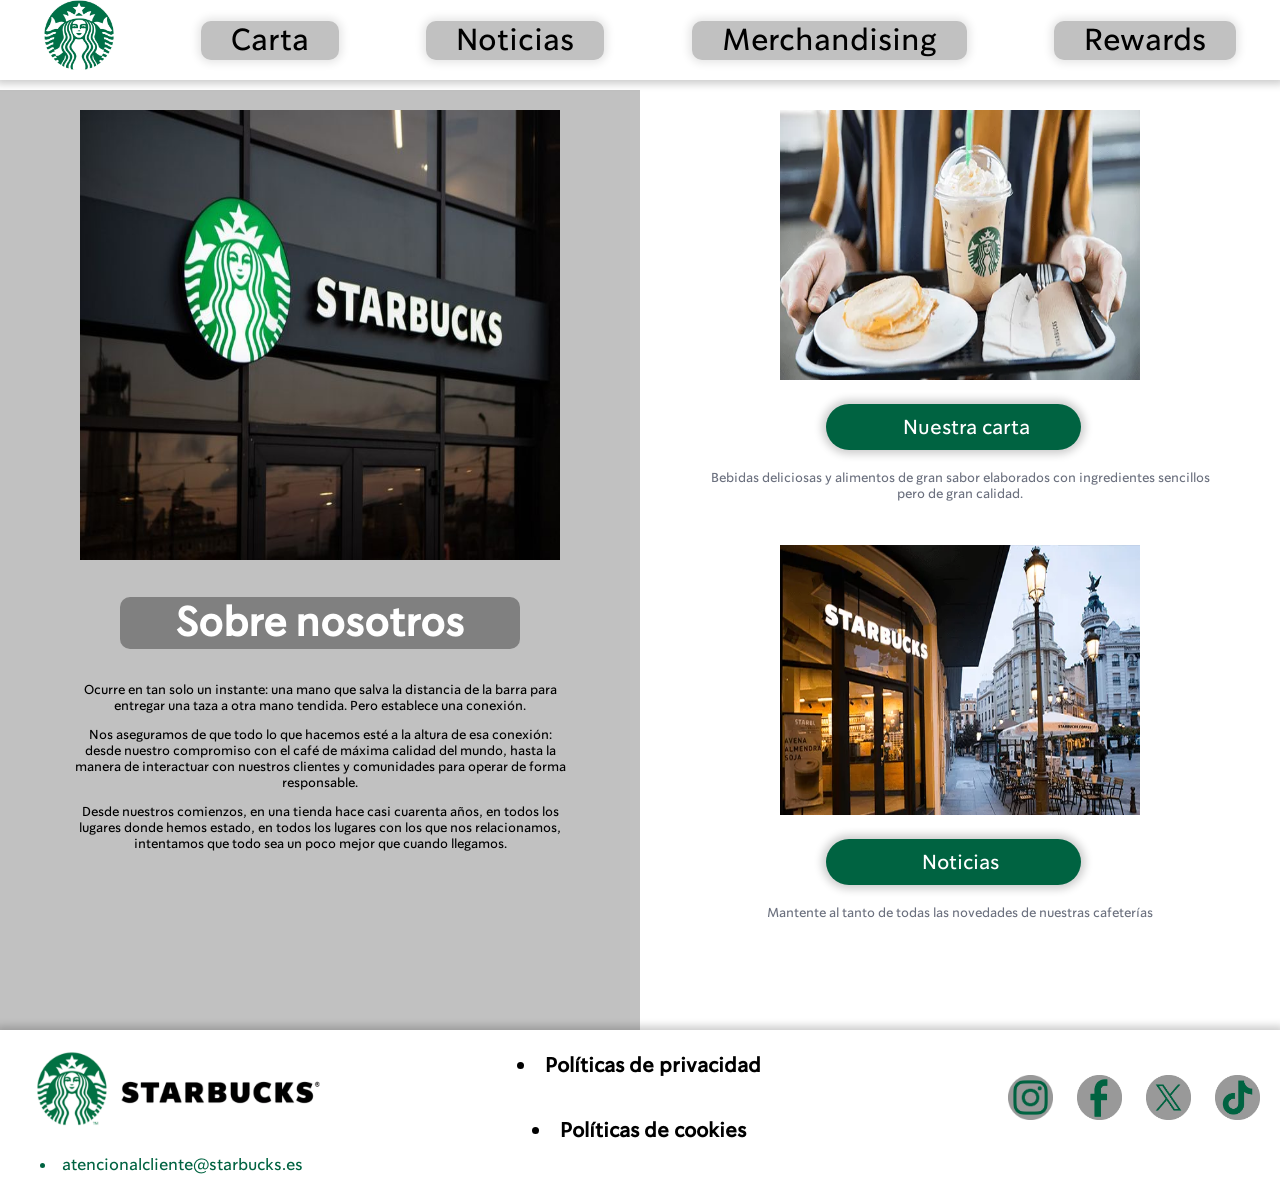
<file: index.html>
<!DOCTYPE html>
<html lang="en">
<head>
    <meta charset="UTF-8">
    <meta name="Starbucks" content="Starbucks café página web">
    <title>Starbucks</title>
    <link rel="stylesheet" href="Hoja de estilos CSS Starbucks.css">
</head>
<header>
   <div class="header">
            <a class="a"href="index.html"><img width="70px" height="70px" src="starbucks-logo-png-1688.png" alt="Starbuckslogo"></a>
            <a class="a"href="HTML Starbucks Galería (carta).html"><li class="li">Carta</li></a>
            <a class="a"href="HTML Starbucks Noticias.html"><li class="li">Noticias</li></a>
            <a class="a"href="#"><li class="li">Merchandising</li></a>
            <a class="a"href="#"><li class="li">Rewards</li></a>
    </div>
</header>
<body class="colorfondo">
    <div class="container">
        <div>
            <div class="secciónizquierda"><img width="80%" height="50%" src="Bright Cellars Activation.jpg" alt="Starbucksdescription"></section>
            <section><h1 class="titulodescripción">Sobre nosotros</h1></section>
            <section>
                <p class="textodescripción">Ocurre en tan solo un instante: una mano que salva la distancia de la barra para entregar una taza a otra mano tendida. Pero establece una conexión.</p>
                <p class="textodescripción">Nos aseguramos de que todo lo que hacemos esté a la altura de esa conexión: desde nuestro compromiso con el café de máxima calidad del mundo, hasta la manera de interactuar con nuestros clientes y comunidades para operar de forma responsable.</p>
                <p class="textodescripción">Desde nuestros comienzos, en una tienda hace casi cuarenta años, en todos los lugares donde hemos estado, en todos los lugares con los que nos relacionamos, intentamos que todo sea un poco mejor que cuando llegamos.</p>
            </section>
            </div>
        </div>
        <div>
            <div class="secciónderecha">
            <img width="60%" height="30%" src="carta_.png.jpg" alt="Starbuckscarta"><a class="botoncarta"href="HTML Starbucks Galería (carta).html">Nuestra carta</a>
                <p class="textocarta">Bebidas deliciosas y alimentos de gran sabor elaborados con ingredientes sencillos pero de gran calidad.</p>
            <img class="imagenblog" width="60%" height="30%" src="tiendas 2.png.jpg" alt="Starbucksblog"><a class="botonnoticias"href="HTML Starbucks Noticias.html">Noticias</a>
                <p class="textocarta">Mantente al tanto de todas las novedades de nuestras cafeterías</p>
            </div>
        </div>
    </div>
</body>
<footer class="pie-pagina">
    <div class="logotipostarbucks">
    <img height="200px" width="300px" src="logotipoStarbucks.png" alt="logotipoStarbucks">
    <a class="atencionalcliente"href="https://www.starbucks.es/atencion-cliente"><li>atencionalcliente@starbucks.es</li></a>
    </div>
        <div class="box">
            <h2><a class="a"href="https://www.starbucks.es/politica-de-privacidad"><li class="privacidadycookies">Políticas de privacidad</li></a></h2>
            <h2><a class="a"href="https://www.starbucks.es/cookies"><li class="privacidadycookies">Políticas de cookies</li></a></h2>
        </div>
    <div>
        <a href="https://www.instagram.com/starbucks_es/"><img class="redessociales" height="45px" width="45px" src="LogoinstagramStarbucks.png" alt="LogoinstagramStarbucks"></a>
        <a href="https://www.facebook.com/StarbucksEspana"><img class="redessociales" height="45px" width="45px" src="LogofacebookStarbucks.png" alt="LogofacebookStarbucks"></a>
        <a href="https://x.com/starbucks_es"><img class="redessociales" height="45px" width="45px" src="LogotwitterStarbucks.png" alt="LogotwitterStarbucks"></a>
        <a href="https://www.tiktok.com/@starbucks_es?lang=es"><img class="redessociales" height="45px" width="45px" src="LogotiktokStarbucks.png" alt="LogotiktokStarbucks"></a>
    </div> 
</footer>
</html>
</file>
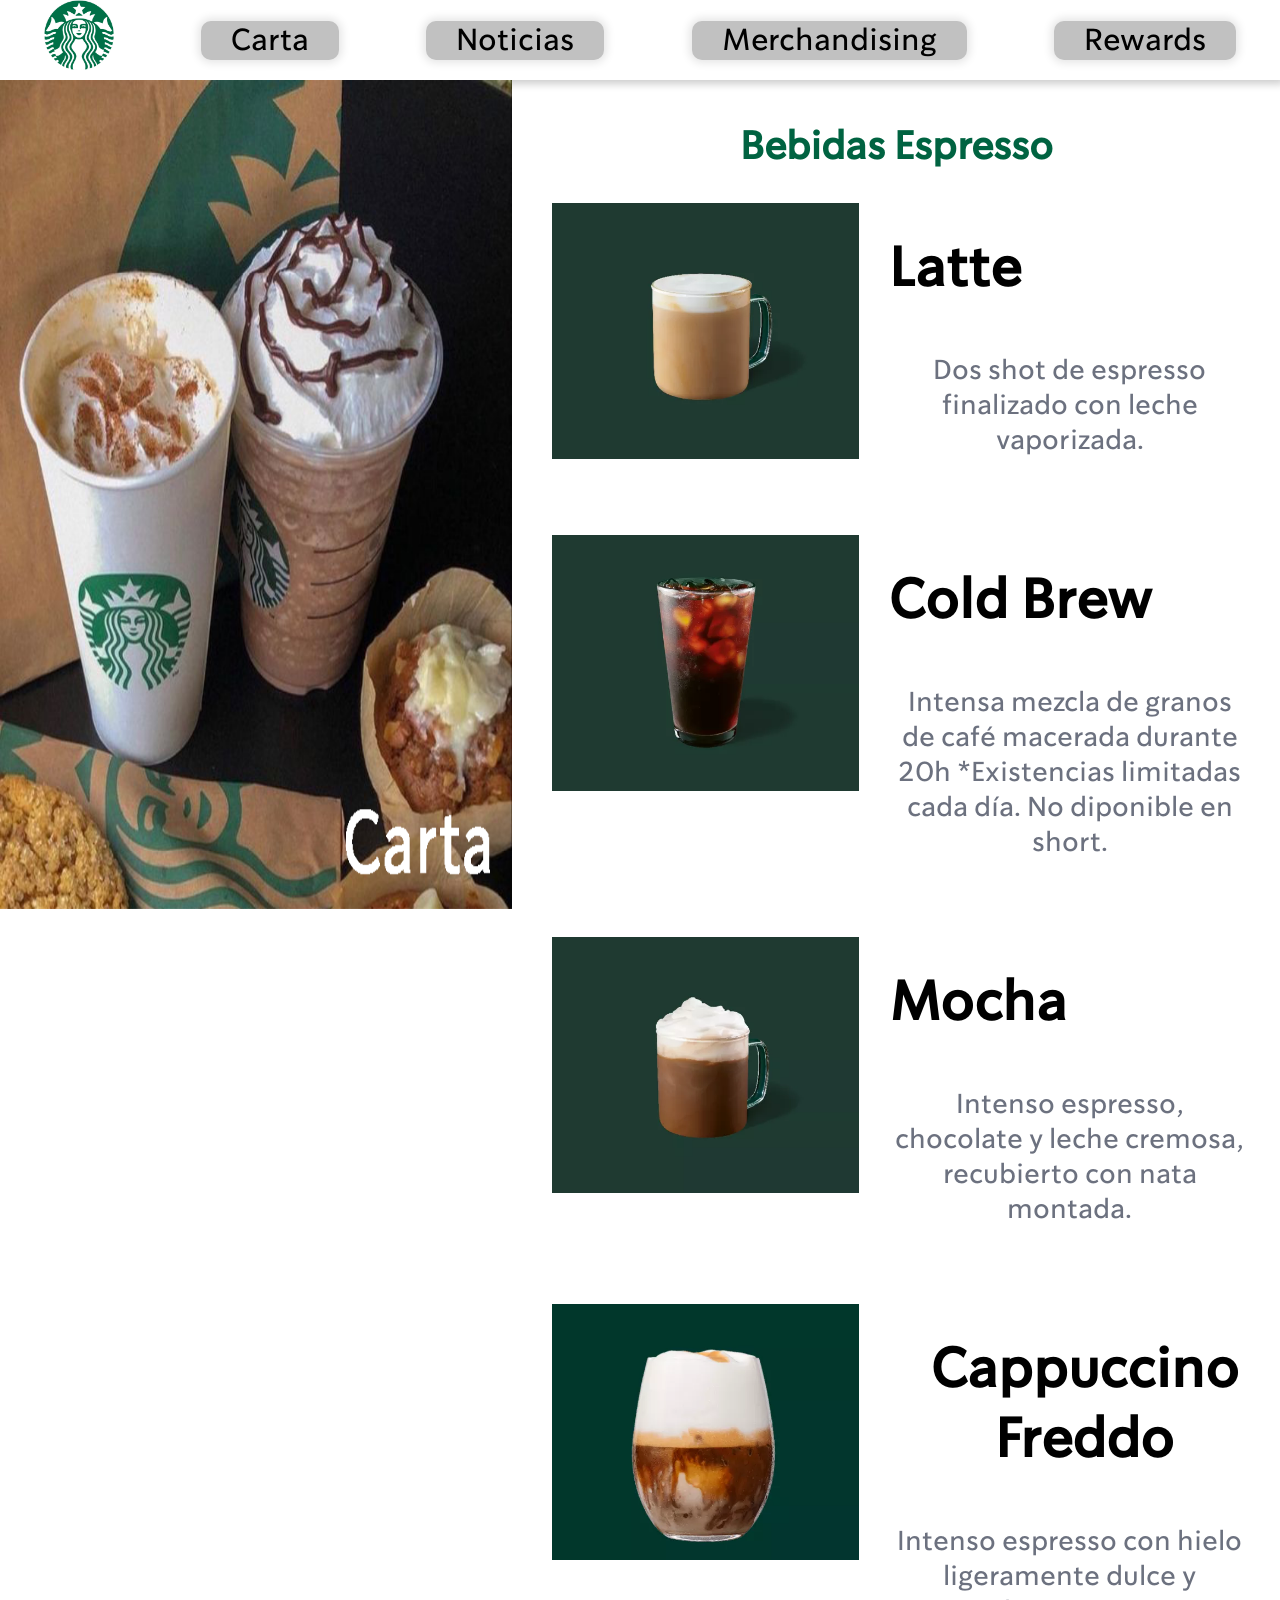
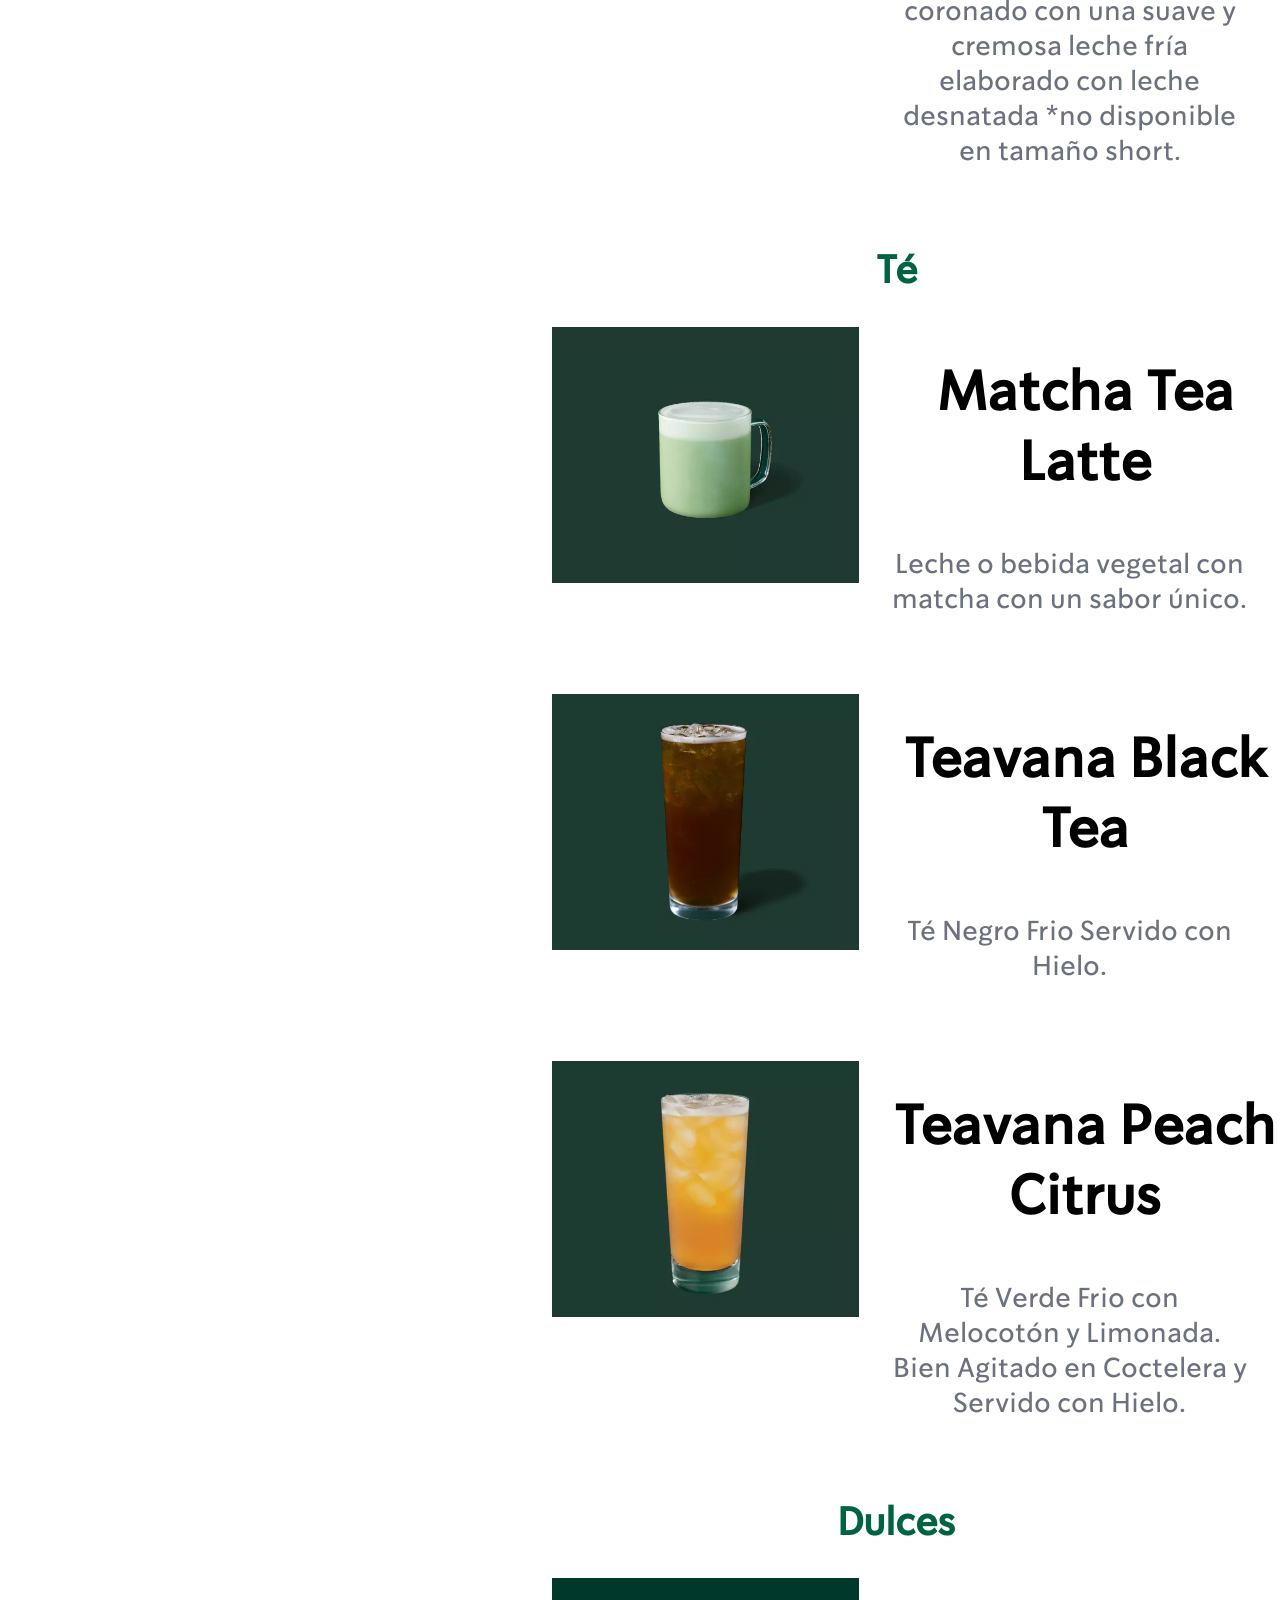
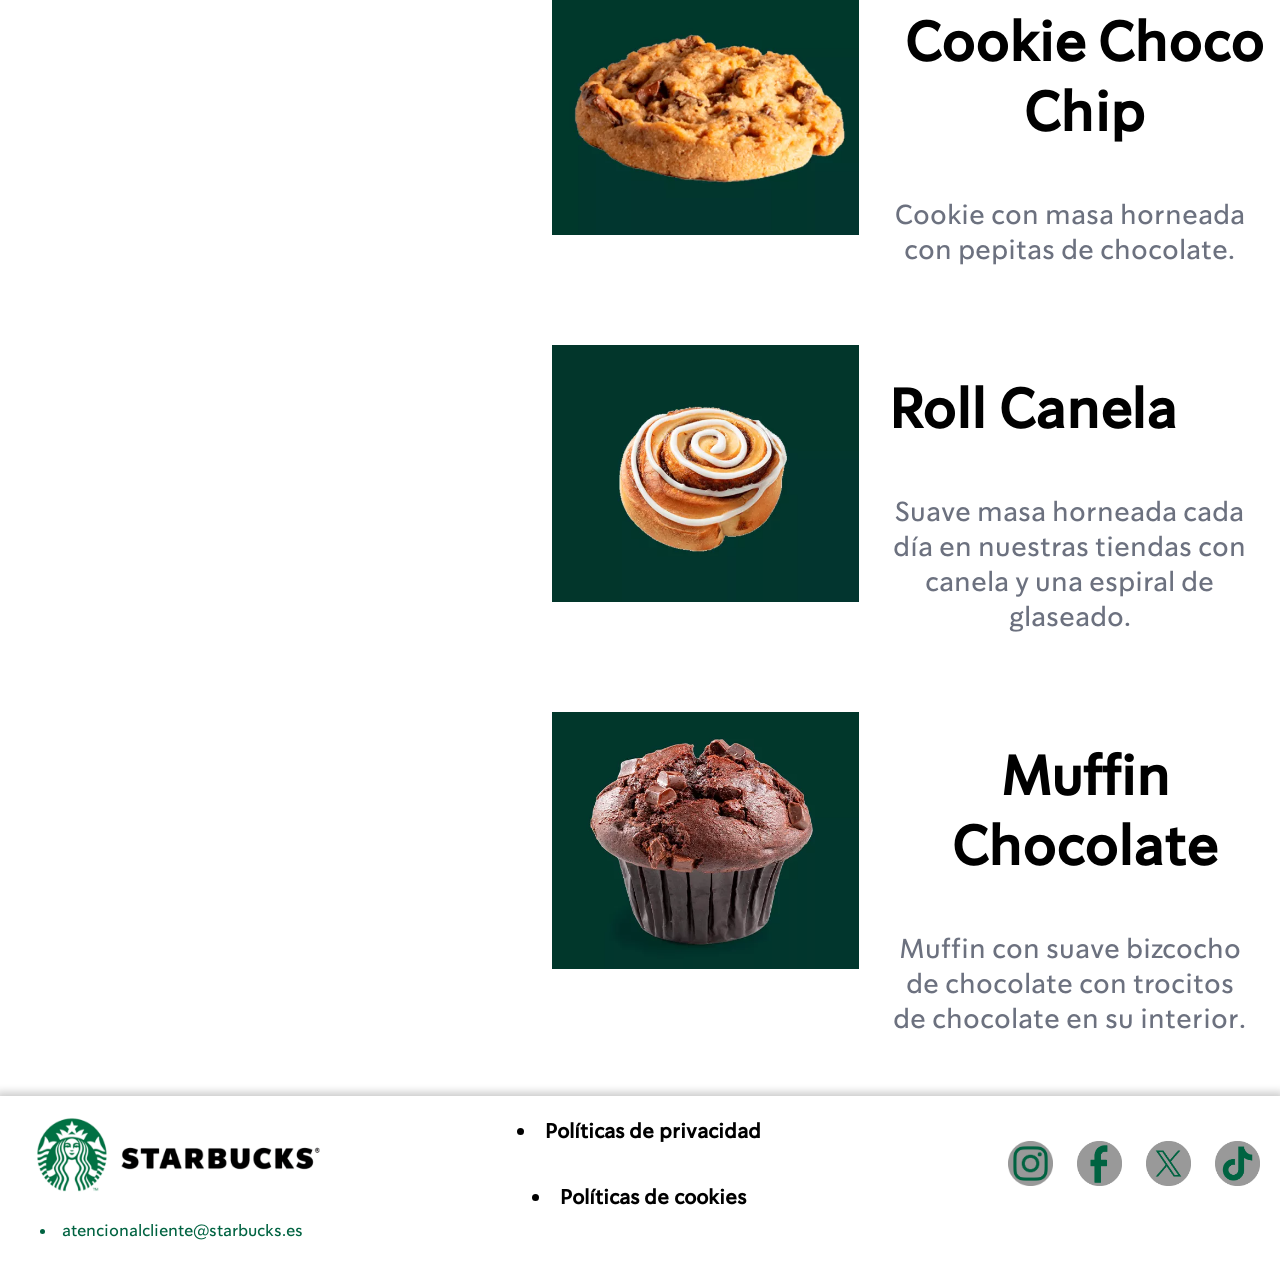
<file: HTML Starbucks Galería (carta).html>
<!DOCTYPE html>
<html lang="en">
<head>
    <meta charset="UTF-8">
    <meta name="Starbucks" content="Starbucks café página web">
    <title>Starbucks</title>
    <link rel="stylesheet" href="Hoja de estilos CSS Starbucks.css">
</head>
<header>
    <div class="header">
        <a class="a"href="index.html"><img width="70px" height="70px" src="starbucks-logo-png-1688.png" alt="Starbuckslogo"></a>
        <a class="a"href="#"><li class="li">Carta</li></a>
        <a class="a"href="HTML Starbucks Noticias.html"><li class="li">Noticias</li></a>
        <a class="a"href="#"><li class="li">Merchandising</li></a>
        <a class="a"href="#"><li class="li">Rewards</li></a>
</div>
</header>
<body class="colorfondo">
    <div class="container">
        <div>
             <div class="secciónizquierdacarta"><img height="100%" width="100%" src="Imagencarta.png" alt="Imagencarta"></div>
        </div>
        <div class="secciónderechacarta">
            <div>
                <section>
                    <h2 class="apartadosproductos">Bebidas Espresso</h2>
                        <div class="cafélatte">
                            <img class="imágenescarta" height="40%" width="40%" src="Café Latte.jpg" alt="cafélatte">
                            <div>
                            <h3 class="nombrebebida">Latte</h3>
                            <p class="descripciónbebida">Dos shot de espresso finalizado con leche vaporizada.</p>
                            </div>
                        </div>
                        <div class="cafélatte">
                            <img class="imágenescarta" height="40%" width="40%" src="Cold Brew Coffee.jpg" alt="coldbrewcoffee">
                            <div>
                            <h3 class="nombrebebida">Cold Brew</h3>
                            <p class="descripciónbebida">Intensa mezcla de granos de café macerada durante 20h *Existencias limitadas cada día. No diponible en short.</p>
                            </div>
                        </div>
                        <div class="cafélatte">
                            <img class="imágenescarta" height="40%" width="40%" src="Caffè Mocha.jpg" alt="caffèmocha">
                            <div>
                            <h3 class="nombrebebida">Mocha</h3>
                            <p class="descripciónbebida">Intenso espresso, chocolate y leche cremosa, recubierto con nata montada.</p>
                            </div>
                        </div>
                        <div class="cafélatte">
                            <img class="imágenescarta" height="40%" width="40%" src="Cappuccino Freddo.jpg" alt="cappuccinofreddo">
                            <div>
                            <h3 class="nombrebebida">Cappuccino Freddo</h3>
                            <p class="descripciónbebida">Intenso espresso con hielo ligeramente dulce y coronado con una suave y cremosa leche fría elaborado con leche desnatada *no disponible en tamaño short.</p>
                            </div>
                        </div>
                    <h2 class="apartadosproductos">Té</h2>
                    <div class="cafélatte">
                        <img class="imágenescarta" height="40%" width="40%" src="Matcha Green Tea Latte.jpg" alt="matchagreentealatte">
                        <div>
                        <h3 class="nombrebebida">Matcha Tea Latte</h3>
                        <p class="descripciónbebida">Leche o bebida vegetal con matcha con un sabor único.</p>
                        </div>
                    </div>
                        <div class="cafélatte">
                        <img class="imágenescarta" height="40%" width="40%" src="IcedBlackTea.jpg" alt="iceblacktea">
                        <div>
                        <h3 class="nombrebebida">Teavana Black Tea</h3>
                        <p class="descripciónbebida">Té Negro Frio Servido con Hielo.</p>
                        </div>
                    </div>
                    <div class="cafélatte">
                        <img class="imágenescarta" height="40%" width="40%" src="TeavanaPeachIcedTea.jpg" alt="teavanapeachicedtea">
                        <div>
                        <h3 class="nombrebebida">Teavana Peach Citrus</h3>
                        <p class="descripciónbebida">Té Verde Frio con Melocotón y Limonada. Bien Agitado en Coctelera y Servido con Hielo.</p>
                        </div>
                    </div>
                    <h2 class="apartadosproductos">Dulces</h2>
                    <div class="cafélatte">
                        <img class="imágenescarta" height="40%" width="40%" src="cookie choco.jpg" alt="cookiechoco">
                        <div>
                        <h3 class="nombrebebida">Cookie Choco Chip</h3>
                        <p class="descripciónbebida">Cookie con masa horneada con pepitas de chocolate.</p>
                        </div>
                    </div>
                    <div class="cafélatte">
                        <img class="imágenescarta" height="40%" width="40%" src="roll canela.jpg" alt="rollcanela">
                        <div>
                        <h3 class="nombrebebida">Roll Canela</h3>
                        <p class="descripciónbebida">Suave masa horneada cada día en nuestras tiendas con canela y una espiral de glaseado.</p>
                        </div>
                    </div>
                    <div class="cafélatte">
                        <img class="imágenescarta" height="40%" width="40%" src="Muffin choco.jpg" alt="muffinchoco">
                        <div>
                        <h3 class="nombrebebida">Muffin Chocolate</h3>
                        <p class="descripciónbebida">Muffin con suave bizcocho de chocolate con trocitos de chocolate en su interior.</p>
                        </div>
                    </div>
                </section>
            </div>
        </div>
    </div>
</body>
<footer class="pie-pagina">
    <div class="logotipostarbucks">
    <img height="200px" width="300px" src="logotipoStarbucks.png" alt="logotipoStarbucks">
    <a class="atencionalcliente"href="https://www.starbucks.es/atencion-cliente"><li>atencionalcliente@starbucks.es</li></a>
    </div>
        <div class="box">
            <h2><a class="a"href="https://www.starbucks.es/politica-de-privacidad"><li class="privacidadycookies">Políticas de privacidad</li></a></h2>
            <h2><a class="a"href="https://www.starbucks.es/cookies"><li class="privacidadycookies">Políticas de cookies</li></a></h2>
        </div>
    <div>
        <a href="https://www.instagram.com/starbucks_es/"><img class="redessociales" height="45px" width="45px" src="LogoinstagramStarbucks.png" alt="LogoinstagramStarbucks"></a>
        <a href="https://www.facebook.com/StarbucksEspana"><img class="redessociales" height="45px" width="45px" src="LogofacebookStarbucks.png" alt="LogofacebookStarbucks"></a>
        <a href="https://x.com/starbucks_es"><img class="redessociales" height="45px" width="45px" src="LogotwitterStarbucks.png" alt="LogotwitterStarbucks"></a>
        <a href="https://www.tiktok.com/@starbucks_es?lang=es"><img class="redessociales" height="45px" width="45px" src="LogotiktokStarbucks.png" alt="LogotiktokStarbucks"></a>
    </div> 
</footer>
</html>
</file>
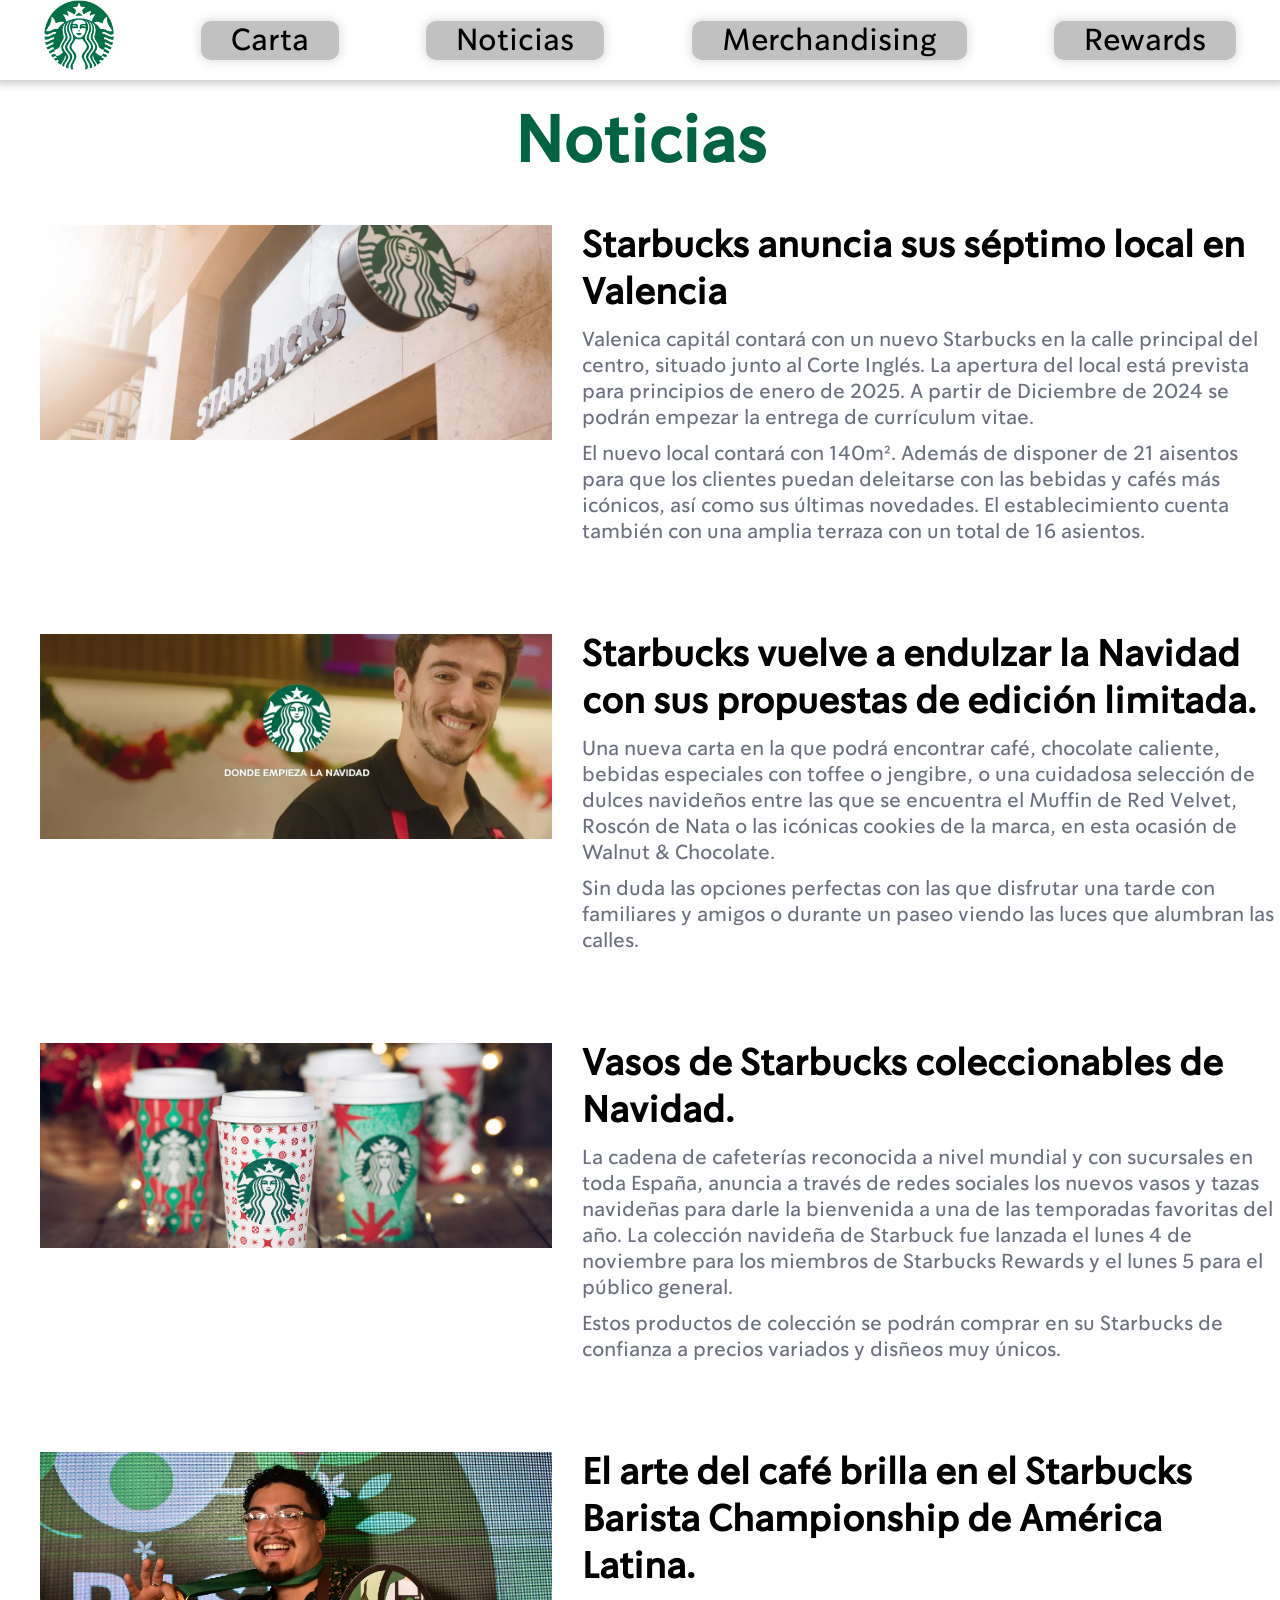
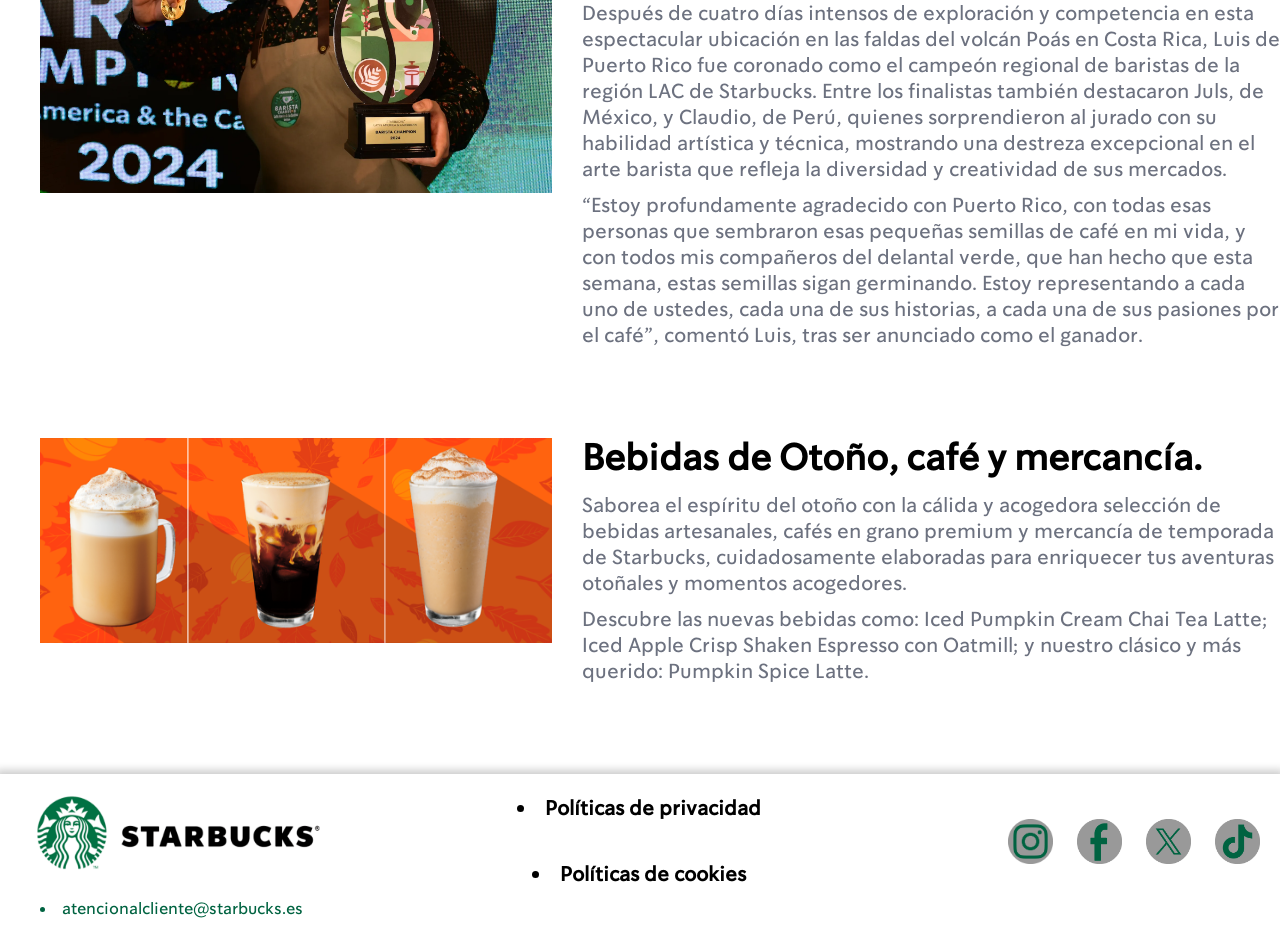
<file: HTML Starbucks Noticias.html>
<!DOCTYPE html>
<html lang="en">
<head>
    <meta charset="UTF-8">
    <meta name="Starbucks" content="Starbucks café página web">
    <title>Starbucks</title>
    <link rel="stylesheet" href="Hoja de estilos CSS Starbucks.css">
</head>
<header>
    <div class="header">
             <a class="a"href="index.html"><img width="70px" height="70px" src="starbucks-logo-png-1688.png" alt="Starbuckslogo"></a>
             <a class="a"href="HTML Starbucks Galería (carta).html"><li class="li">Carta</li></a>
             <a class="a"href="HTML Starbucks Noticias.html"><li class="li">Noticias</li></a>
             <a class="a"href="#"><li class="li">Merchandising</li></a>
             <a class="a"href="#"><li class="li">Rewards</li></a>
     </div>
 </header>
<body class="colorfondo">
    <div class="containernoticias">
        <div>
            <h1 class="noticias">Noticias</h1>
            <div class="apartadosnoticias">
                <img class="imágenesnoticias" height="40%" width="40%" src="Starbucks Valencia.jpg" alt="starbucksvalencia">
                <div>
                <h3 class="títulonoticia">Starbucks anuncia sus séptimo local en Valencia</h3>
                <p class="descripciónnoticias">Valenica capitál contará con un nuevo Starbucks en la calle principal del centro, situado junto al Corte Inglés. La apertura del local está prevista para principios de enero de 2025. A partir de Diciembre de 2024 se podrán empezar la entrega de currículum vitae.</p>
                <p class="descripciónnoticias">El nuevo local contará con 140m². Además de disponer de 21 aisentos para que los clientes puedan deleitarse con las bebidas y cafés más icónicos, así como sus últimas novedades. El establecimiento cuenta también con una amplia terraza con un total de 16 asientos.</p>
                </div>
            </div>
            <div class="apartadosnoticias">
                <img class="imágenesnoticias" height="40%" width="40%" src="starbucks navidad.png" alt="starbucksnavidad">
                <div>
                <h3 class="títulonoticia">Starbucks vuelve a endulzar la Navidad con sus propuestas de edición limitada.</h3>
                <p class="descripciónnoticias">Una nueva carta en la que podrá encontrar café, chocolate caliente, bebidas especiales con toffee o jengibre, o una cuidadosa selección de dulces navideños entre las que se encuentra el Muffin de Red Velvet, Roscón de Nata o las icónicas cookies de la marca, en esta ocasión de Walnut & Chocolate.</p>
                <p class="descripciónnoticias">Sin duda las opciones perfectas con las que disfrutar una tarde con familiares y amigos o durante un paseo viendo las luces que alumbran las calles.</p>
                </div>
        </div>
        <div class="apartadosnoticias">
            <img class="imágenesnoticias" height="40%" width="40%" src="starbucks colección.png" alt="starbuckscolección">
            <div>
            <h3 class="títulonoticia">Vasos de Starbucks coleccionables de Navidad.</h3>
            <p class="descripciónnoticias">La cadena de cafeterías reconocida a nivel mundial y con sucursales en toda España, anuncia a través de redes sociales los nuevos vasos y tazas navideñas para darle la bienvenida a una de las temporadas favoritas del año. La colección navideña de Starbuck fue lanzada el lunes 4 de noviembre para los miembros de Starbucks Rewards y el lunes 5 para el público general.</p>
            <p class="descripciónnoticias">Estos productos de colección se podrán comprar en su Starbucks de confianza a precios variados y disñeos muy únicos.</p>
            </div>
        </div>
        <div class="apartadosnoticias">
            <img class="imágenesnoticias" height="40%" width="40%" src="BaristaChampionship.jpg" alt="BaristaChampionship">
            <div>
            <h3 class="títulonoticia">El arte del café brilla en el Starbucks Barista Championship de América Latina.</h3>
            <p class="descripciónnoticias">Después de cuatro días intensos de exploración y competencia en esta espectacular ubicación en las faldas del volcán Poás en Costa Rica, Luis de Puerto Rico fue coronado como el campeón regional de baristas de la región LAC de Starbucks. Entre los finalistas también destacaron Juls, de México, y Claudio, de Perú, quienes sorprendieron al jurado con su habilidad artística y técnica, mostrando una destreza excepcional en el arte barista que refleja la diversidad y creatividad de sus mercados.</p>
            <p class="descripciónnoticias">“Estoy profundamente agradecido con Puerto Rico, con todas esas personas que sembraron esas pequeñas semillas de café en mi vida, y con todos mis compañeros del delantal verde, que han hecho que esta semana, estas semillas sigan germinando. Estoy representando a cada uno de ustedes, cada una de sus historias, a cada una de sus pasiones por el café”, comentó Luis, tras ser anunciado como el ganador.</p>
            </div>
        </div>
        <div class="apartadosnoticias">
            <img class="imágenesnoticias" height="40%" width="40%" src="bebidasotoño.png" alt="bebidasotoño">
            <div>
            <h3 class="títulonoticia">Bebidas de Otoño, café y mercancía.</h3>
            <p class="descripciónnoticias">Saborea el espíritu del otoño con la cálida y acogedora selección de bebidas artesanales, cafés en grano premium y mercancía de temporada de Starbucks, cuidadosamente elaboradas para enriquecer tus aventuras otoñales y momentos acogedores.</p>
            <p class="descripciónnoticias">Descubre las nuevas bebidas como: Iced Pumpkin Cream Chai Tea Latte; Iced Apple Crisp Shaken Espresso con Oatmill; y nuestro clásico y más querido: Pumpkin Spice Latte.</p>
            </div>
        </div>
    </div>
</body>
<footer class="pie-pagina">
    <div class="logotipostarbucks">
    <img height="200px" width="300px" src="logotipoStarbucks.png" alt="logotipoStarbucks">
    <a class="atencionalcliente"href="https://www.starbucks.es/atencion-cliente"><li>atencionalcliente@starbucks.es</li></a>
    </div>
        <div class="box">
            <h2><a class="a"href="https://www.starbucks.es/politica-de-privacidad"><li class="privacidadycookies">Políticas de privacidad</li></a></h2>
            <h2><a class="a"href="https://www.starbucks.es/cookies"><li class="privacidadycookies">Políticas de cookies</li></a></h2>
        </div>
    <div>
        <a href="https://www.instagram.com/starbucks_es/"><img class="redessociales" height="45px" width="45px" src="LogoinstagramStarbucks.png" alt="LogoinstagramStarbucks"></a>
        <a href="https://www.facebook.com/StarbucksEspana"><img class="redessociales" height="45px" width="45px" src="LogofacebookStarbucks.png" alt="LogofacebookStarbucks"></a>
        <a href="https://x.com/starbucks_es"><img class="redessociales" height="45px" width="45px" src="LogotwitterStarbucks.png" alt="LogotwitterStarbucks"></a>
        <a href="https://www.tiktok.com/@starbucks_es?lang=es"><img class="redessociales" height="45px" width="45px" src="LogotiktokStarbucks.png" alt="LogotiktokStarbucks"></a>
    </div> 
</footer>
</html>
</file>
<file: Hoja de estilos CSS Starbucks.css>
@font-face{
    font-family: 'SoDo Sans';
    src: url(sodo-sans-8.otf);
}
body{
    margin-top: 10vh;
    margin-bottom: 0;
    margin-left: 0;
    margin-right: 0;
    overflow-x: hidden;
}
.header{
    font-family: 'SoDo Sans';
    background-color: #fff;
    margin: 0;
    display: flex;
    justify-content:space-around;
    align-items: center;
    position: fixed;
        top: 0;
        left: 0;
        right: 0;
    box-shadow: 0 0 8px 4px rgba(0, 0, 0, 0.2);
    border-bottom: 0 0 8px 10px rgba(0, 0, 0, 0.2);
}
.a{
    text-decoration: none;
    color: black;
    font-size: 30px;
    display: content;
    justify-content: center;
    align-content:center;
    image-resolution: 75px;
}
.li{
    display: inline-block;
    background-color: rgba(193, 193, 193);
    color:#000;
    border-radius: 10px;
    justify-content:center;
    padding-left: 30px;
    padding-right: 30px;
    box-shadow: 0 0 8px 3px rgba(0, 0, 0, 0.1);
}
.li:hover{
    display: inline-block;
    background-color: rgb(193, 193, 193);
    color:#006341;
    border-radius: 10px;
    padding-left: 30px;
    padding-right: 30px;
    box-shadow: 0 0 8px 3px rgba(0, 0, 0, 0.1);
}
.li:active{
    display: inline-block;
    background-color: rgb(193, 193, 193);
    color:#006341;
    border-radius: 10px;
    padding-left: 30px;
    padding-right: 30px;
    box-shadow: 0 0 8px 3px rgba(0, 0, 0, 0.1);
}
.container{
    display: grid;
    grid-template-columns: 1fr 1fr;
    grid-template-rows: auto;
    text-align: center;
}
.secciónizquierda{
    background-color:rgb(193, 193, 193);
    padding: 20px;
    height: 100vh;
}
.secciónderecha{
    background-color: #fff;
    padding: 20px;
    height: 100vh;
}
.botoncarta{
    background-color:#006341;
    border-radius: 30px;
    display: flex;
    align-items: center;
    align-content: center;
    padding-top: 10px;
    padding-bottom: 10px;
    margin-left: 13vw;
    padding-left: 6vw;
    margin-right: 14vw;
    margin-top: 20px;
    box-shadow: 0 0 8px 4px rgba(0, 0, 0, 0.2);
    border-bottom: 0 0 8px 10px rgba(0, 0, 0, 0.2);
    font-family: 'SoDo Sans';
    font-size: 20px;
    color:#fff;
    text-decoration: none;
}
.botonnoticias{
    background-color:#006341;
    border-radius: 30px;
    display: flex;
    align-items: center;
    align-content: center;
    padding-top: 10px;
    padding-bottom: 10px;
    margin-left: 13vw;
    padding-left: 7.5vw;
    margin-right: 14vw;
    margin-top: 20px;
    box-shadow: 0 0 8px 4px rgba(0, 0, 0, 0.2);
    border-bottom: 0 0 8px 10px rgba(0, 0, 0, 0.2);
    font-family: 'SoDo Sans';
    font-size: 20px;
    color:#fff;
    text-decoration: none;
}
.titulodescripción{
    font-family: 'SoDo Sans';
    font-size: 40px;
    background-color: grey;
    border-radius: 10px;
    margin-left: 100px;
    margin-right: 100px;
    color: #fff;
}
.textodescripción{
    font-family: 'SoDo Sans';
    text-align: center;
    margin-left: 50px;
    margin-right: 50px;
    font-size: 1vw;
}
.textocarta{
    font-family:'SoDo Sans';
    text-align: center;
    color:#6C717F;
    margin-left: 50px;
    margin-right: 50px;
    margin-top: 20px;
    font-size: 1vw;
}
.imagenblog{
    margin-top: 30px;
}
.pie-pagina{
    width: 100vw;
    background-color:#fff;
    display: flex;
    justify-content: space-between;
    box-shadow: 0 0 8px 4px rgba(0, 0, 0, 0.2);
    border-bottom: 0 0 8px 10px rgba(0, 0, 0, 0.2);
    position: relative;
    
}
.pie-pagina .box{
    display: flex;
    justify-content: center;
    align-items: center;
    flex-direction: column;
    margin-top: -30px;
}
.logotipostarbucks{
    margin-left: 30px;
    margin-top: -40px;
}
.atencionalcliente{
    background-color:none;
    box-shadow: none;
    display: flex;
    align-content: start;
    margin-bottom: 20px;
    margin-top: -40px;
    margin-left: 10px;
    font-family: 'SoDo Sans';
    text-decoration: none;
    color: #006341;
}
.privacidadycookies{
    font-family: 'SoDo Sans';
    font-size: 20px;
    margin-right: 60px;
    text-decoration:none;
}
.redessociales{
    padding-right: 10px;
    margin-top: 45px;
    margin-right: 10px;
}
.secciónizquierdacarta{
    width: 40vw;
    position: fixed;
    bottom: -1%;
    top: 80px;
}
.secciónderechacarta{
    margin-bottom: -18px;
    width: 60vw;
    display: flex;
    flex-direction: column;
}
.apartadosproductos{
    font-family: 'SoDo Sans';
    font-size: 3vw;
    color:#006341;
    display: flex;
    justify-content: center;
}
.imágenescarta{
    display:flex;
    align-items: start;
    margin-left: 40px;
}
.nombrebebida{
    font-family: 'SoDo Sans';
    font-size: 6vh;
    display: flex;
    align-content: start;
    margin-left: 30px;
    margin-top: 30px;
    margin-bottom: 50px;
}
.descripciónbebida{
    font-family: 'SoDo Sans';
    font-size: 3vh;
    color:#6C717F;
    display: flex;
    align-content: start;
    margin-left: 30px;
    margin-right: 30px;
}
.cafélatte{
    display: flex;
    flex-direction: row;
    margin-bottom: 50px;
}
.containernoticias{
    display: contents;
    align-content: center;
}
.noticias{
    font-family: 'SoDo Sans';
    font-size: 5vw;
    color:#006341;
    display: flex;
    justify-content: center;
    margin-top: 100px;
}
.apartadosnoticias{
    display: flex;
    flex-direction: row;
    margin-bottom: 100px;
}
.títulonoticia{
    font-family: 'SoDo Sans';
    font-size: 4vh;
    display: flex;
    align-content: start;
    margin-left: 30px;
    margin-top: -3px;
    margin-bottom: -10px;
}
.imágenesnoticias{
    display:flex;
    align-items: start;
    margin-left: 40px;
}
.descripciónnoticias{
    font-family: 'SoDo Sans';
    font-size: 20px;
    color:#6C717F;
    display: flex;
    align-content: start;
    margin-left: 30px;
    margin-bottom: -10px;
}
</file>
